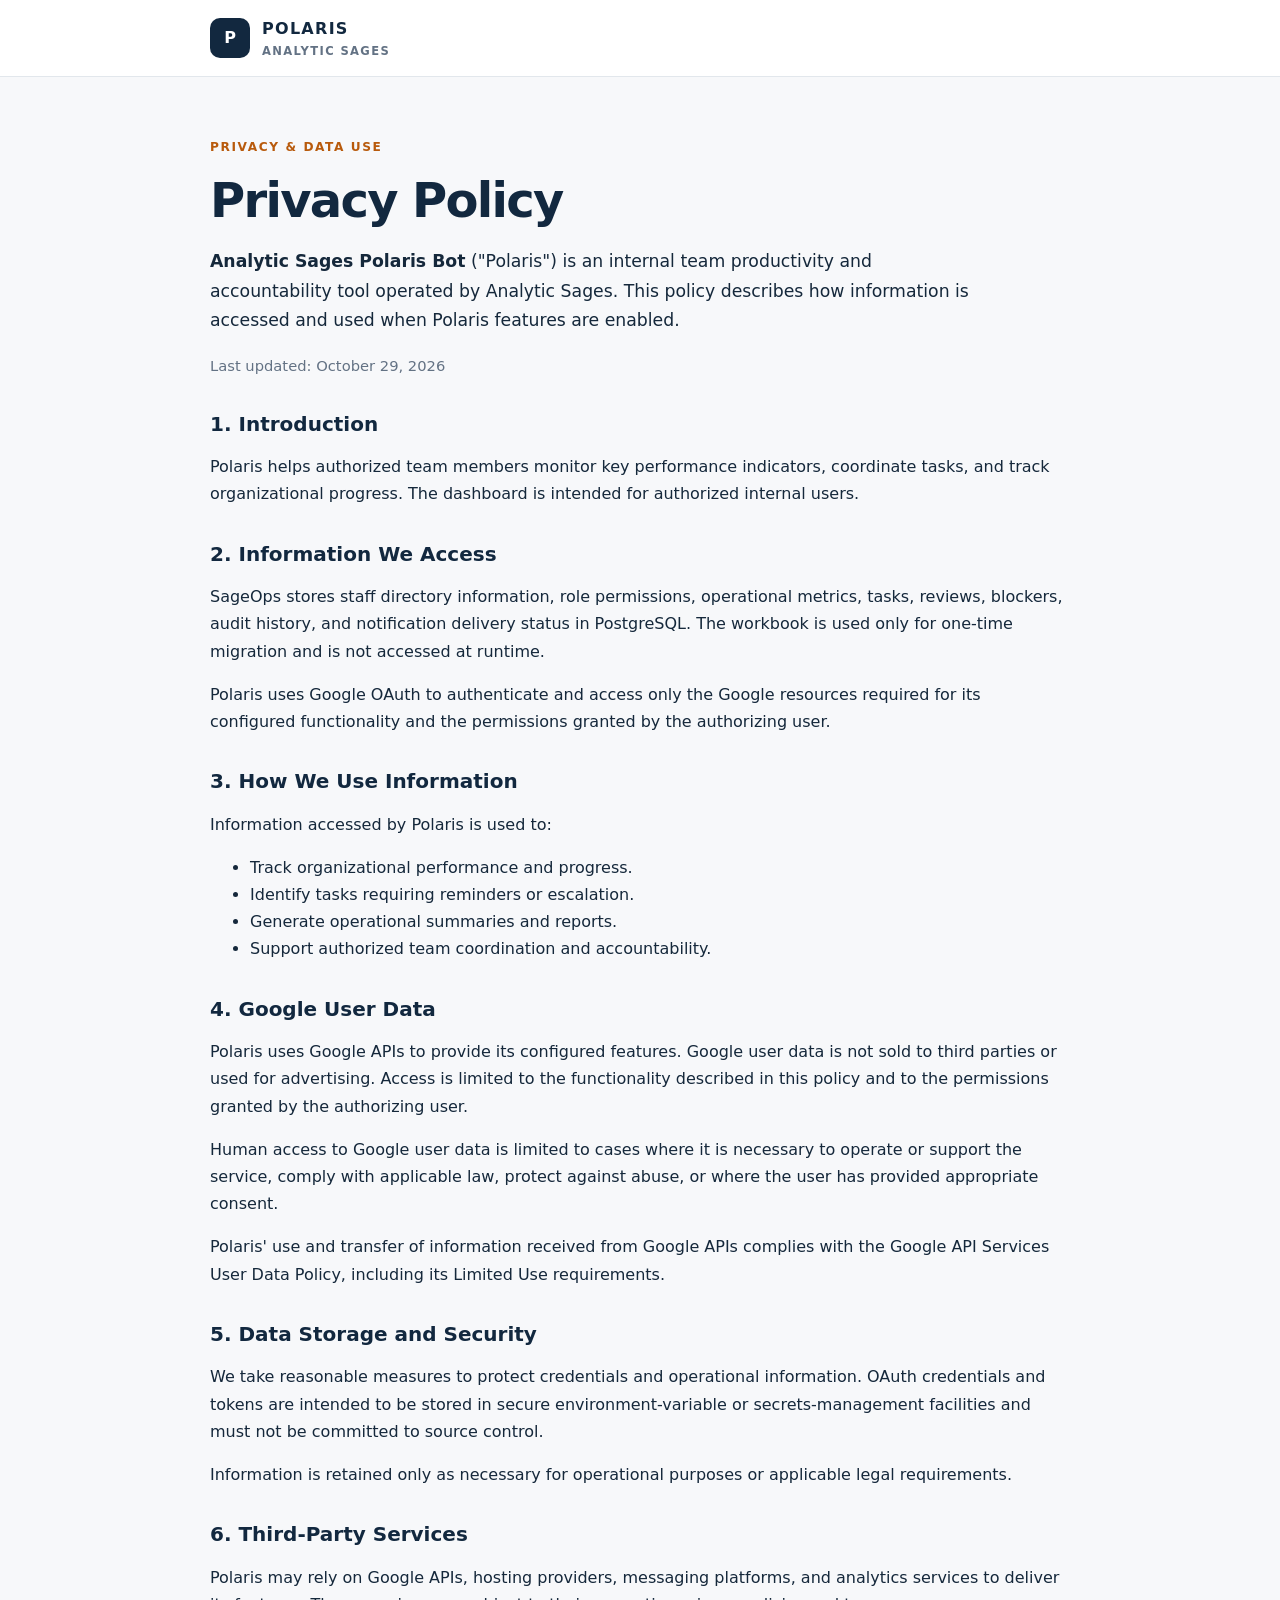
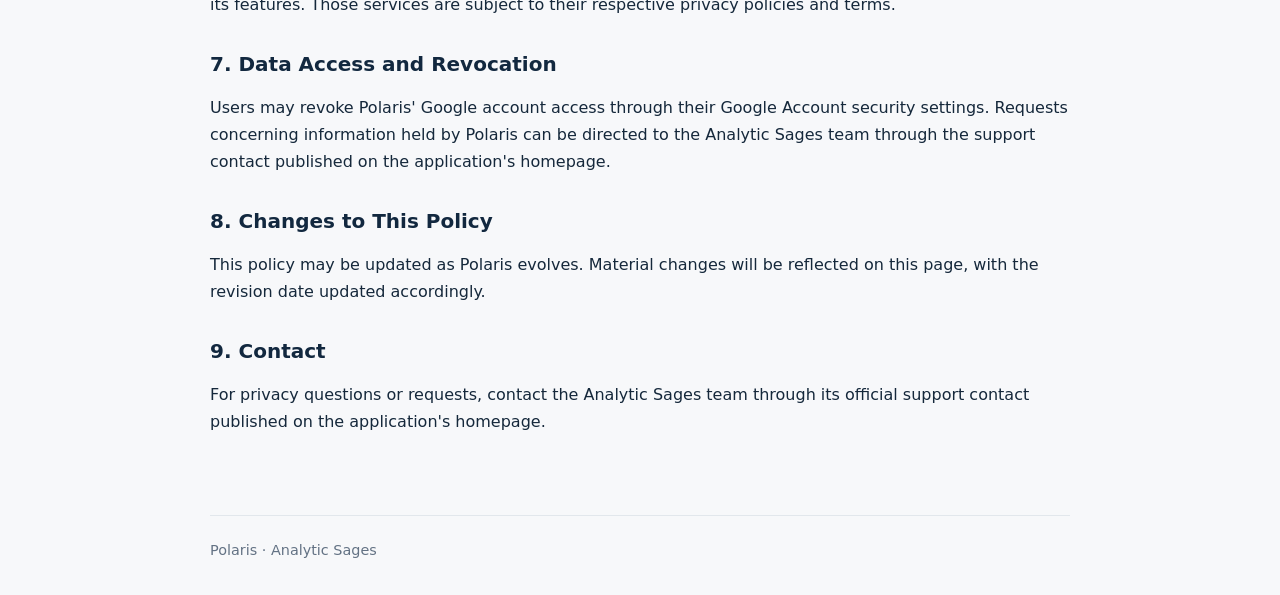
<file: app/static/privacy.html>
<!doctype html>
<html lang="en">
  <head>
    <meta charset="utf-8" />
    <meta name="viewport" content="width=device-width, initial-scale=1" />
    <meta name="color-scheme" content="light" />
    <meta name="description" content="Privacy policy for Analytic Sages Polaris Bot." />
    <title>Privacy Policy · Analytic Sages Polaris Bot</title>
    <style>
      :root { color-scheme: light; font-family: Inter, ui-sans-serif, system-ui, -apple-system, BlinkMacSystemFont, "Segoe UI", sans-serif; color: #15283b; background: #f7f8fa; font-synthesis: none; text-rendering: optimizeLegibility; -webkit-font-smoothing: antialiased; }
      * { box-sizing: border-box; }
      body { margin: 0; line-height: 1.7; }
      header { background: #fff; border-bottom: 1px solid #e2e7ec; }
      .header-inner, main, footer { width: min(100% - 32px, 860px); margin-inline: auto; }
      .header-inner { min-height: 76px; display: flex; align-items: center; gap: 12px; }
      .mark { display: grid; place-items: center; width: 40px; height: 40px; border-radius: 10px; background: #12283f; color: #fff; font-weight: 800; }
      .brand { font-weight: 800; letter-spacing: .08em; color: #12283f; }
      .brand small { display: block; color: #637284; font-size: .72rem; font-weight: 600; letter-spacing: .12em; }
      main { padding-block: 48px 64px; }
      .eyebrow { color: #b85a0c; font-size: .76rem; font-weight: 800; letter-spacing: .13em; text-transform: uppercase; }
      h1, h2 { color: #12283f; line-height: 1.25; }
      h1 { margin: 8px 0 10px; font-size: clamp(2rem, 5vw, 3rem); letter-spacing: -.035em; }
      h2 { margin-top: 34px; font-size: 1.25rem; }
      .updated { color: #637284; font-size: .92rem; }
      .intro { max-width: 70ch; font-size: 1.08rem; }
      a { color: #a84c08; }
      footer { border-top: 1px solid #e2e7ec; padding-block: 22px 32px; color: #637284; font-size: .9rem; }
      @media (max-width: 520px) { main { padding-top: 32px; } h2 { margin-top: 28px; } }
    </style>
  </head>
  <body>
    <header>
      <div class="header-inner">
        <span class="mark" aria-hidden="true">P</span>
        <div class="brand">POLARIS<small>ANALYTIC SAGES</small></div>
      </div>
    </header>
    <main>
      <p class="eyebrow">Privacy &amp; data use</p>
      <h1>Privacy Policy</h1>
      <p class="intro"><strong>Analytic Sages Polaris Bot</strong> ("Polaris") is an internal team productivity and accountability tool operated by Analytic Sages. This policy describes how information is accessed and used when Polaris features are enabled.</p>
      <p class="updated">Last updated: October 29, 2026</p>

      <h2>1. Introduction</h2>
      <p>Polaris helps authorized team members monitor key performance indicators, coordinate tasks, and track organizational progress. The dashboard is intended for authorized internal users.</p>

      <h2>2. Information We Access</h2>
      <p>SageOps stores staff directory information, role permissions, operational metrics, tasks, reviews, blockers, audit history, and notification delivery status in PostgreSQL. The workbook is used only for one-time migration and is not accessed at runtime.</p>
      <p>Polaris uses Google OAuth to authenticate and access only the Google resources required for its configured functionality and the permissions granted by the authorizing user.</p>

      <h2>3. How We Use Information</h2>
      <p>Information accessed by Polaris is used to:</p>
      <ul>
        <li>Track organizational performance and progress.</li>
        <li>Identify tasks requiring reminders or escalation.</li>
        <li>Generate operational summaries and reports.</li>
        <li>Support authorized team coordination and accountability.</li>
      </ul>

      <h2>4. Google User Data</h2>
      <p>Polaris uses Google APIs to provide its configured features. Google user data is not sold to third parties or used for advertising. Access is limited to the functionality described in this policy and to the permissions granted by the authorizing user.</p>
      <p>Human access to Google user data is limited to cases where it is necessary to operate or support the service, comply with applicable law, protect against abuse, or where the user has provided appropriate consent.</p>
      <p>Polaris' use and transfer of information received from Google APIs complies with the Google API Services User Data Policy, including its Limited Use requirements.</p>

      <h2>5. Data Storage and Security</h2>
      <p>We take reasonable measures to protect credentials and operational information. OAuth credentials and tokens are intended to be stored in secure environment-variable or secrets-management facilities and must not be committed to source control.</p>
      <p>Information is retained only as necessary for operational purposes or applicable legal requirements.</p>

      <h2>6. Third-Party Services</h2>
      <p>Polaris may rely on Google APIs, hosting providers, messaging platforms, and analytics services to deliver its features. Those services are subject to their respective privacy policies and terms.</p>

      <h2>7. Data Access and Revocation</h2>
      <p>Users may revoke Polaris' Google account access through their Google Account security settings. Requests concerning information held by Polaris can be directed to the Analytic Sages team through the support contact published on the application's homepage.</p>

      <h2>8. Changes to This Policy</h2>
      <p>This policy may be updated as Polaris evolves. Material changes will be reflected on this page, with the revision date updated accordingly.</p>

      <h2>9. Contact</h2>
      <p>For privacy questions or requests, contact the Analytic Sages team through its official support contact published on the application's homepage.</p>
    </main>
    <footer>Polaris · Analytic Sages</footer>
  </body>
</html>
</file>
